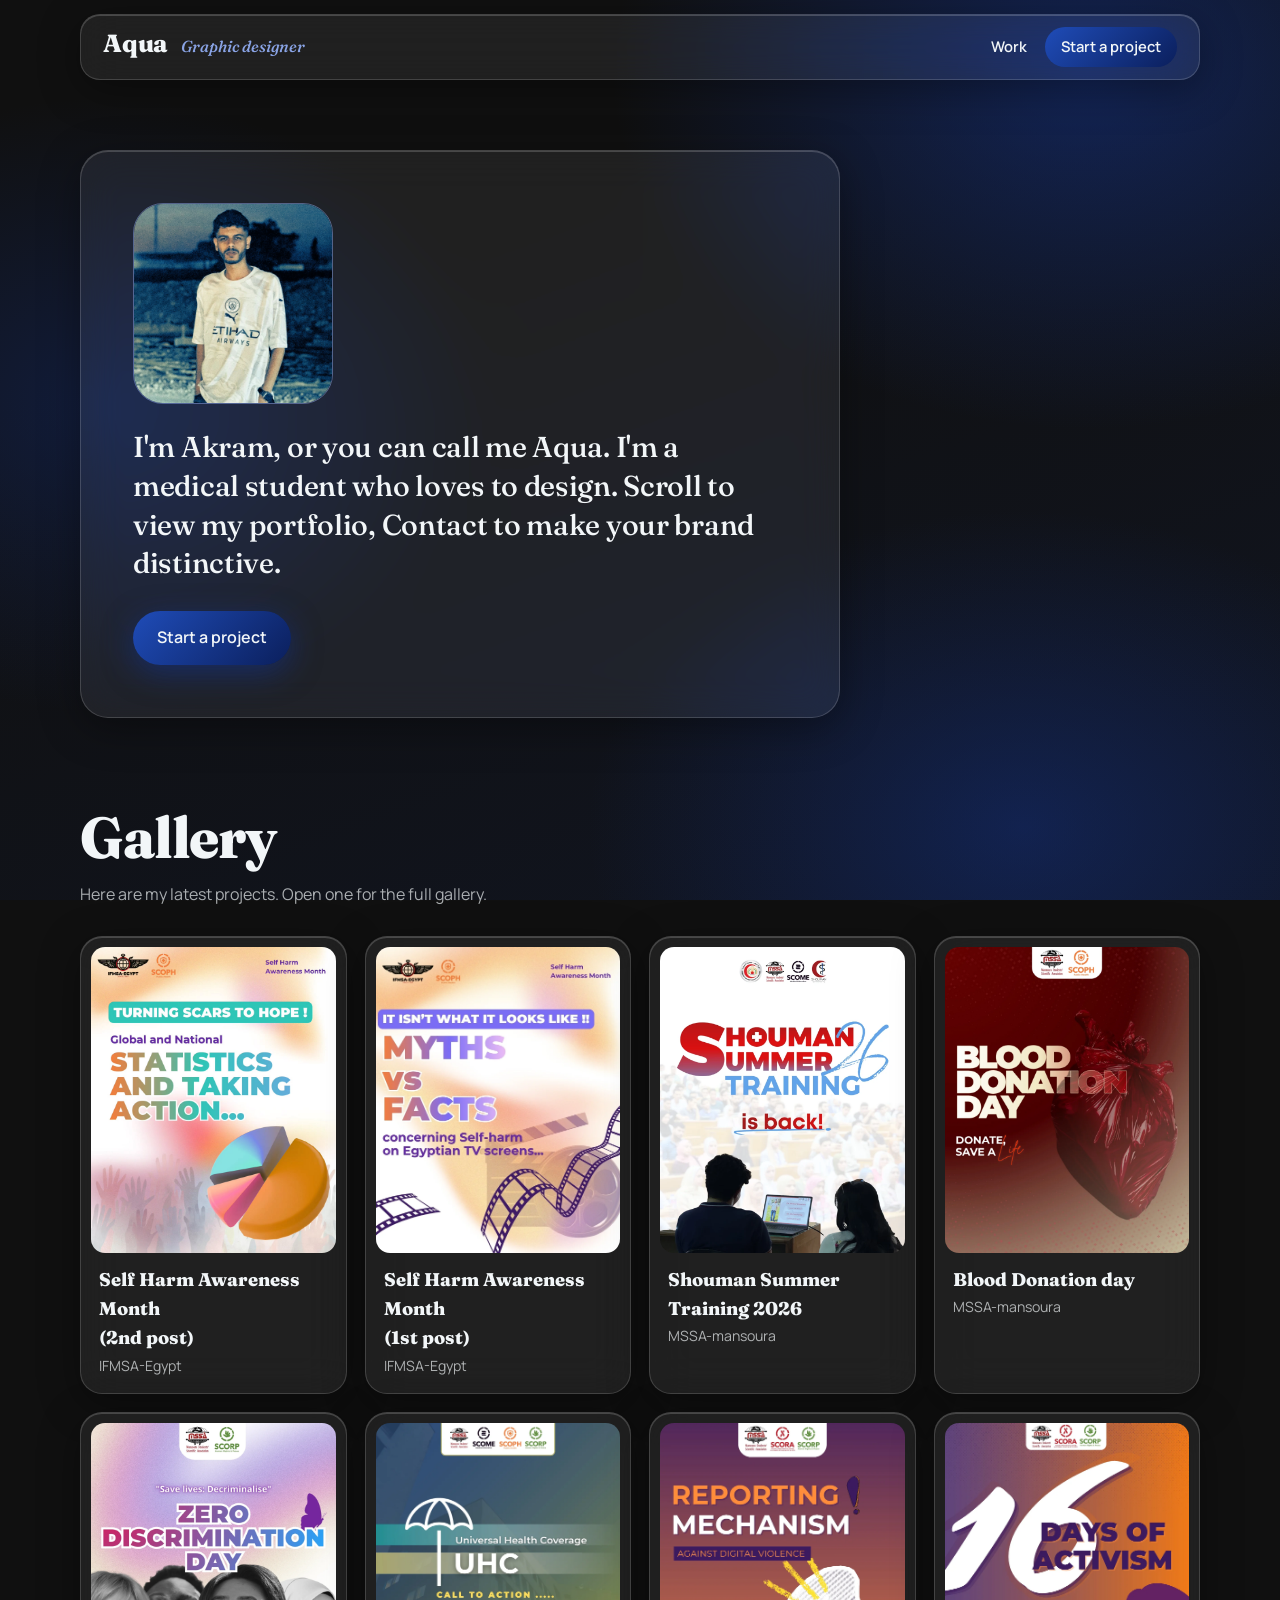
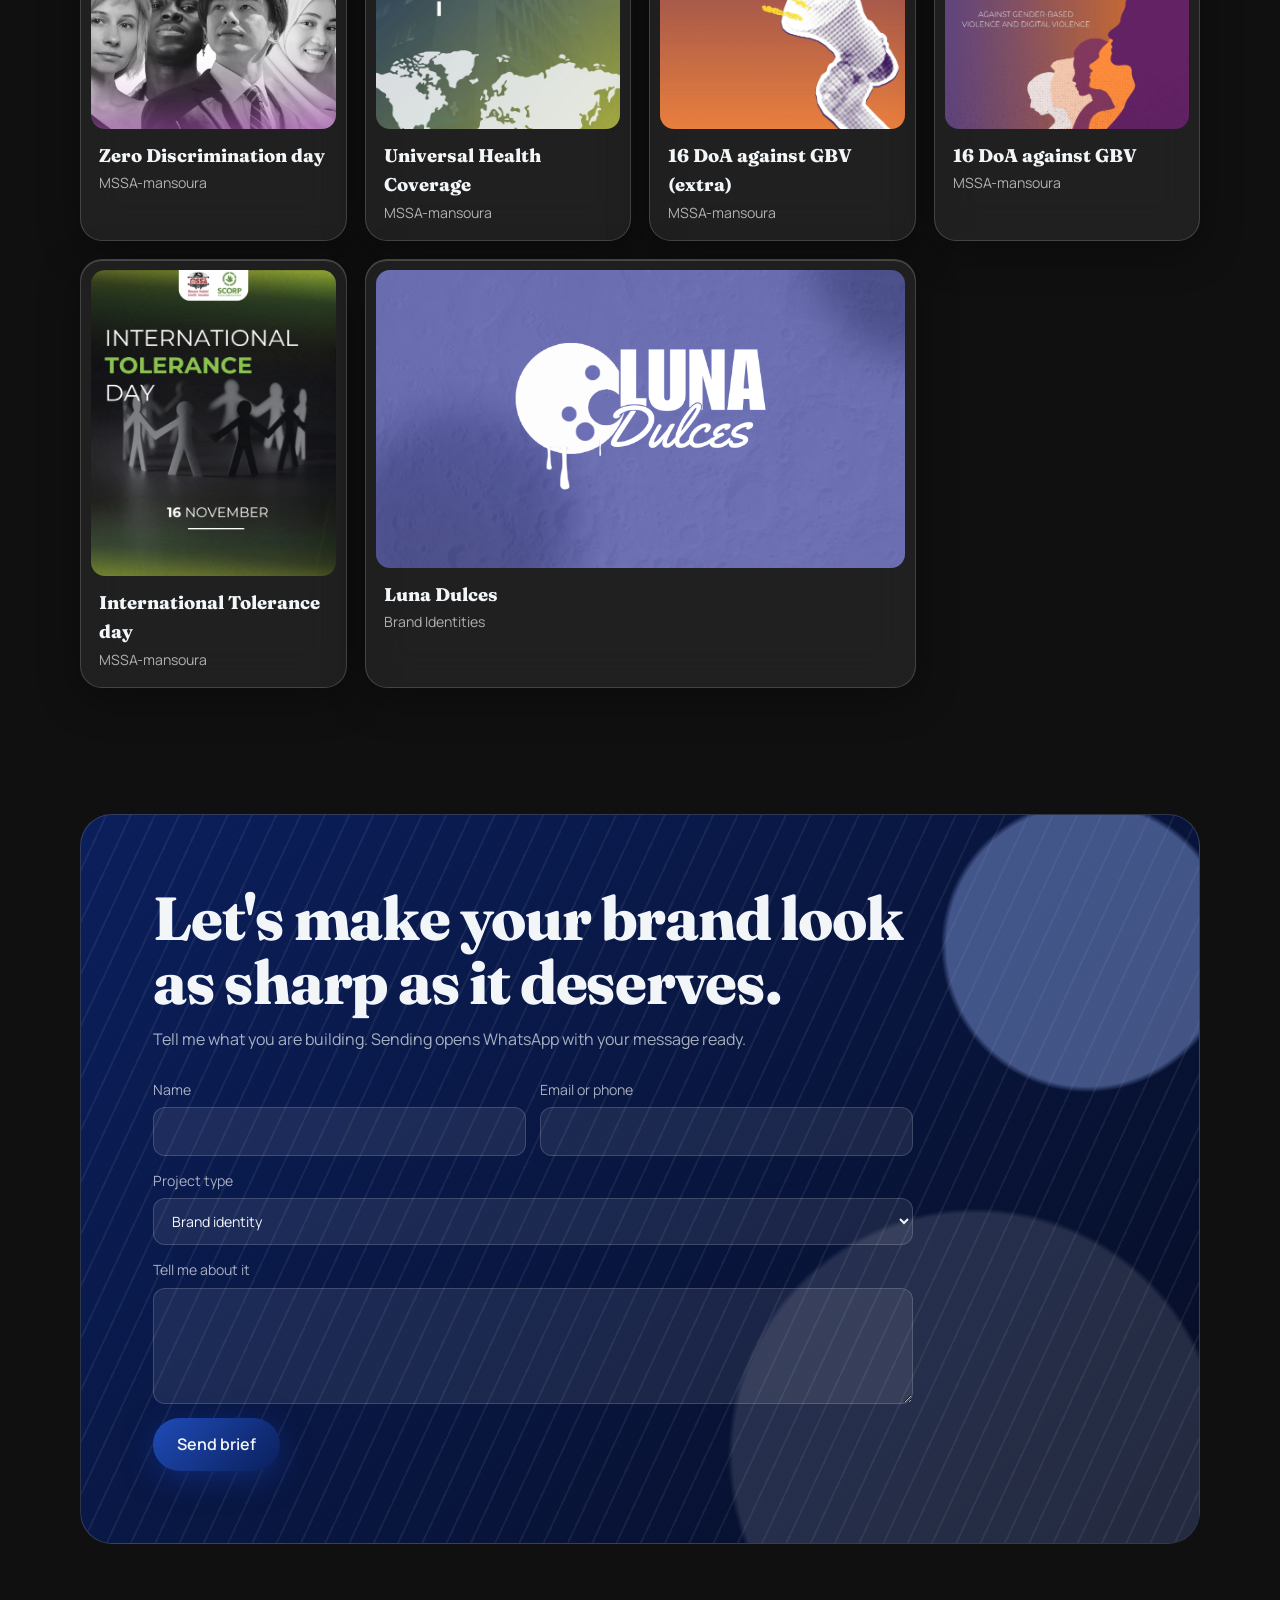
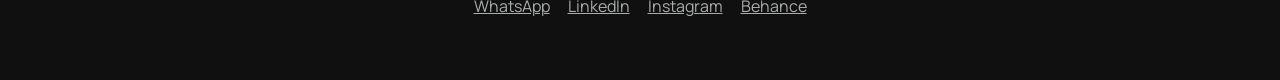
<file: index.html>
<!doctype html>
<html lang="en">

<head>
  <meta charset="utf-8" />
  <meta name="viewport" content="width=device-width, initial-scale=1, viewport-fit=cover" />
  <meta name="theme-color" content="#101010" />
  <title>Aqua — Graphic designer</title>
  <meta name="description"
    content="Aqua, graphic designer. Campaign posts and brand identities. Open a project for the full gallery." />
  <link rel="preconnect" href="https://fonts.googleapis.com" />
  <link
    href="https://fonts.googleapis.com/css2?family=Fraunces:opsz,wght@9..144,500;9..144,800&family=Manrope:wght@400;500;600&display=swap"
    rel="stylesheet" />
  <link rel="stylesheet" href="styles.css" />
</head>

<body>
  <div class="aura" aria-hidden="true"></div>
  <nav class="glass" aria-label="Main">
    <a class="brand" href="index.html">Aqua</a><span class="sub">Graphic designer</span><span class="links"><a
        href="index.html#work">Work</a><a class="pill" href="index.html#contact">Start a project</a></span>
  </nav>
  <main>
    <section class="hero" aria-label="About">
      <div class="bio glass">
        <div class="avatar">
          <img src="images/profile.jpg" alt="Aqua, graphic designer" width="1008" height="1012" />
        </div>
        <h1>
          I'm Akram, or you can call me Aqua. I'm a medical student who loves
          to design. Scroll to view my portfolio, Contact to make your brand
          distinctive.
        </h1>
        <a class="btn" href="#contact">Start a project</a>
      </div>
    </section>
    <section id="work" aria-labelledby="wt">
      <div class="head">
        <h2 id="wt">Gallery</h2>
        <p>Here are my latest projects. Open one for the full gallery.</p>
      </div>
      <div class="grid" id="grid"></div>
    </section>
    <section class="cta" id="contact">
      <div class="cta-art" aria-hidden="true"></div>
      <div class="cta-body">
        <h2>Let's make your brand look as sharp as it deserves.</h2>
        <p>
          Tell me what you are building. Sending opens WhatsApp with your
          message ready.
        </p>
        <form class="brief" id="brief">
          <label>Name<input name="name" required /></label><label>Email or phone<input name="contact" /></label>
          <label class="full">Project type<select name="type">
              <option>Brand identity</option>
              <option>Social media campaign</option>
              <option>Poster / print</option>
              <option>Other</option>
            </select></label>
          <label class="full">Tell me about it<textarea name="message" rows="4" required></textarea></label><button
            class="btn" type="submit">Send brief</button>
        </form>
      </div>
    </section>
  </main>
  <footer class="foot">
    <a data-link="wa" href="#" target="_blank" rel="noopener">WhatsApp</a><a data-link="li" href="#" target="_blank"
      rel="noopener">LinkedIn</a><a data-link="ig" href="#" target="_blank" rel="noopener">Instagram</a><a
      data-link="be" href="#" target="_blank" rel="noopener">Behance</a>
  </footer>
  <script src="script.js"></script>
</body>

</html>
</file>
<file: styles.css>
:root {
  --bg: #101010;
  --blue: #14338a;
  /* navy */
  --blue-text: #8aa4e6;
  --text: #f2f6f8;
  --muted: rgba(242, 246, 248, 0.68);
  --glass: rgba(255, 255, 255, 0.07);
  --glass-strong: rgba(255, 255, 255, 0.12);
  --edge: rgba(255, 255, 255, 0.16);
  --serif: "Fraunces", Georgia, "Times New Roman", serif;
  --sans: "Manrope", system-ui, -apple-system, "Segoe UI", sans-serif;
  color-scheme: dark;
  box-sizing: border-box;
  padding-top: env(safe-area-inset-top, 0px);
  padding-bottom: env(safe-area-inset-bottom, 0px);
}

*,
*::before,
*::after {
  box-sizing: inherit;
}

html {
  scroll-behavior: smooth;
  scroll-padding-top: 96px;
}

body {
  margin: 0;
  background: var(--bg);
  color: var(--text);
  font-family: var(--sans);
  line-height: 1.6;
  overflow-x: hidden;
  min-height: 100vh;
}

/* floating blue light behind the glass */
.aura {
  position: fixed;
  inset: 0;
  z-index: -1;
  pointer-events: none;
  background:
    radial-gradient(60vmax 45vmax at 85% 8%,
      rgba(20, 51, 138, 0.57),
      transparent 62%),
    radial-gradient(50vmax 40vmax at 8% 45%,
      rgba(20, 51, 138, 0.35),
      transparent 60%),
    radial-gradient(55vmax 40vmax at 80% 92%,
      rgba(20, 51, 138, 0.46),
      transparent 62%),
    linear-gradient(160deg, #101010 30%, rgba(20, 51, 138, 0.14) 100%),
    var(--bg);
}

.glass {
  background: var(--glass);
  border: 1px solid var(--edge);
  -webkit-backdrop-filter: blur(20px) saturate(140%);
  backdrop-filter: blur(20px) saturate(140%);
  box-shadow:
    0 10px 40px rgba(0, 0, 0, 0.35),
    inset 0 1px 0 rgba(255, 255, 255, 0.18);
}

a {
  color: inherit;
}

:focus-visible {
  outline: 2px solid var(--blue-text);
  outline-offset: 3px;
}

/* nav */
nav {
  position: fixed;
  top: calc(env(safe-area-inset-top, 0px) + 14px);
  left: 50%;
  transform: translateX(-50%);
  width: min(1120px, calc(100% - 28px));
  z-index: 10;
  border-radius: 20px;
  padding: 12px 22px;
  display: flex;
  align-items: baseline;
  gap: 14px;
  flex-wrap: wrap;
}

.brand {
  font-family: var(--serif);
  font-weight: 800;
  font-size: 1.55rem;
  letter-spacing: -0.01em;
  line-height: 1;
}

.sub {
  font-family: var(--serif);
  font-weight: 500;
  font-style: italic;
  font-size: 1rem;
  color: var(--blue-text);
}

main {
  width: min(1120px, calc(100% - 28px));
  margin: 0 auto;
}

/* hero */
.hero {
  padding: 150px 0 70px;
}

.bio {
  border-radius: 28px;
  padding: clamp(26px, 5vw, 52px);
  max-width: 760px;
}

.bio p {
  margin: 0 0 28px;
  font-family: var(--serif);
  font-weight: 500;
  font-size: clamp(1.25rem, 3.2vw, 2rem);
  line-height: 1.3;
  letter-spacing: -0.01em;
}

.bio p span {
  display: block;
}

.btn {
  display: inline-flex;
  align-items: center;
  gap: 10px;
  padding: 14px 24px;
  border-radius: 999px;
  font-weight: 600;
  text-decoration: none;
  color: #f2f6f8;
  background: linear-gradient(135deg, #1f4cb8, #0b1f5c);
  box-shadow: 0 8px 30px rgba(20, 51, 138, 0.61);
  transition:
    transform 0.2s,
    box-shadow 0.2s;
}

.btn:hover {
  transform: translateY(-2px);
  box-shadow: 0 12px 36px rgba(20, 51, 138, 0.7);
}

.btn svg {
  width: 20px;
  height: 20px;
}

/* gallery */
.head {
  padding: 20px 0 28px;
  max-width: 640px;
}

.head h2 {
  font-family: var(--serif);
  font-weight: 800;
  font-size: clamp(2.2rem, 6vw, 3.6rem);
  line-height: 1.05;
  margin: 0 0 14px;
  letter-spacing: -0.02em;
}

.head p {
  margin: 0;
  color: var(--muted);
}

.head p span {
  display: block;
}

.grid {
  display: grid;
  grid-template-columns: repeat(auto-fill, minmax(250px, 1fr));
  gap: 18px;
  padding-bottom: 70px;
}

.card {
  border-radius: 22px;
  padding: 10px;
  transition:
    transform 0.25s,
    border-color 0.25s;
}

.card:hover {
  transform: translateY(-4px);
  border-color: rgba(90, 130, 230, 0.55);
}

.slider {
  position: relative;
  aspect-ratio: 4/3;
  border-radius: 14px;
  overflow: hidden;
  touch-action: pan-y;
  cursor: grab;
  user-select: none;
  -webkit-user-select: none;
}

.slider:active {
  cursor: grabbing;
}

.track {
  display: flex;
  height: 100%;
  transition: transform 0.6s cubic-bezier(0.65, 0, 0.25, 1);
}

.slide {
  flex: 0 0 100%;
  height: 100%;
  position: relative;
  background-size: cover;
  background-position: center;
}

.slide img {
  width: 100%;
  height: 100%;
  object-fit: cover;
  display: block;
  pointer-events: none;
}

.dots {
  position: absolute;
  left: 0;
  right: 0;
  bottom: 10px;
  display: flex;
  justify-content: center;
  gap: 6px;
}

.dots button {
  width: 7px;
  height: 7px;
  padding: 0;
  border: 0;
  border-radius: 99px;
  background: rgba(255, 255, 255, 0.45);
  cursor: pointer;
  transition:
    width 0.3s,
    background 0.3s;
}

.dots button[aria-current="true"] {
  width: 20px;
  background: #fff;
}

.meta {
  padding: 12px 8px 6px;
}

.meta h3 {
  margin: 0;
  font-family: var(--serif);
  font-weight: 800;
  font-size: 1.15rem;
}

.meta p {
  margin: 2px 0 0;
  font-size: 0.88rem;
  color: var(--muted);
}

/* footer */
footer {
  display: flex;
  justify-content: center;
  padding: 10px 14px 60px;
}

.socials {
  display: flex;
  gap: 14px;
  padding: 12px 16px;
  border-radius: 999px;
}

.socials a {
  width: 52px;
  height: 52px;
  border-radius: 50%;
  display: grid;
  place-items: center;
  background: var(--glass-strong);
  border: 1px solid var(--edge);
  transition:
    transform 0.2s,
    background 0.2s,
    color 0.2s;
}

.socials a:hover {
  transform: translateY(-3px);
  background: #1f4cb8;
  color: #f2f6f8;
}

.socials svg {
  width: 24px;
  height: 24px;
}

@media (prefers-reduced-motion: reduce) {
  .track {
    transition: none;
  }

  html {
    scroll-behavior: auto;
  }
}

@media (max-width: 520px) {
  .hero {
    padding-top: 130px;
  }

  nav {
    padding: 10px 16px;
  }
}

/* ===== pages ===== */
.wrap,
main {
  width: min(1120px, calc(100% - 28px));
  margin: 0 auto;
}

nav a.brand {
  text-decoration: none;
}

nav .links {
  margin-left: auto;
  display: flex;
  gap: 18px;
  align-items: center;
}

nav .links a {
  text-decoration: none;
  font-weight: 600;
  font-size: 0.92rem;
}

nav .links .pill {
  padding: 8px 16px;
  border-radius: 999px;
  background: linear-gradient(135deg, #1f4cb8, #0b1f5c);
}

.avatar {
  width: clamp(150px, 34vw, 200px);
  aspect-ratio: 1008/1012;
  border-radius: 30px;
  overflow: hidden;
  margin: 0 0 24px;
  border: 1px solid rgba(138, 164, 230, 0.5);
}

.avatar img {
  width: 100%;
  height: 100%;
  object-fit: cover;
  display: block;
}

.bio h1 {
  margin: 0 0 28px;
  font: 500 clamp(1.2rem, 3vw, 1.8rem)/1.35 var(--serif);
  letter-spacing: -0.01em;
}

.card a {
  display: block;
  text-decoration: none;
}

.card.wide {
  grid-column: span 2;
}

.thumb {
  aspect-ratio: 4/5;
  border-radius: 14px;
  overflow: hidden;
}

.card.wide .thumb {
  aspect-ratio: 16/9;
}

.thumb img {
  width: 100%;
  height: 100%;
  object-fit: cover;
  display: block;
}

.ph-head {
  padding: 140px 0 24px;
}

.back {
  color: var(--muted);
  text-decoration: none;
  font-size: 0.9rem;
}

.ph-head h1 {
  font: 800 clamp(2.2rem, 6.5vw, 4.2rem)/1.05 var(--serif);
  letter-spacing: -0.02em;
  margin: 14px 0 0;
}

.ph-head small {
  display: block;
  font: 500 italic clamp(1.1rem, 3vw, 1.6rem) var(--serif);
  color: #8aa4e6;
  letter-spacing: 0;
  margin-top: 6px;
}

.meta-list {
  display: flex;
  gap: 36px;
  flex-wrap: wrap;
  margin: 24px 0 0;
}

.meta-list dt {
  font-size: 0.8rem;
  color: var(--muted);
}

.meta-list dd {
  margin: 2px 0 0;
  font-weight: 600;
}

.hero-shot {
  max-width: 520px;
  margin: 12px auto 0;
}

.hero-shot.wide {
  max-width: none;
}

.shot {
  display: block;
  width: 100%;
  padding: 0;
  border: 1px solid var(--edge);
  border-radius: 18px;
  overflow: hidden;
  background: none;
  cursor: zoom-in;
}

.shot img {
  display: block;
  width: 100%;
  height: auto;
}

.block {
  padding: 52px 0 0;
}

.block h2 {
  font: 800 clamp(1.6rem, 4vw, 2.3rem)/1.1 var(--serif);
  margin: 0 0 14px;
}

.block>p {
  max-width: 62ch;
  color: var(--muted);
  margin: 0;
}

.gallery {
  display: grid;
  gap: 16px;
  align-items: start;
  grid-template-columns: repeat(auto-fill, minmax(min(100%, 260px), 1fr));
}

.gallery.wide {
  grid-template-columns: repeat(auto-fill, minmax(min(100%, 420px), 1fr));
}

.steps {
  list-style: none;
  padding: 0;
  margin: 0;
  display: grid;
  gap: 22px;
  grid-template-columns: repeat(auto-fit, minmax(240px, 1fr));
}

.steps h3 {
  font: 800 1.1rem var(--serif);
  margin: 12px 0 4px;
}

.steps p {
  margin: 0;
  color: var(--muted);
  font-size: 0.92rem;
}

.tiles {
  display: grid;
  gap: 16px;
  grid-template-columns: repeat(auto-fit, minmax(240px, 1fr));
}

.tile {
  border-radius: 18px;
  border: 1px solid var(--edge);
  overflow: hidden;
}

.tile img {
  display: block;
  width: 100%;
  height: auto;
}

.next {
  display: block;
  margin-top: 56px;
  padding: 28px;
  border-radius: 22px;
  text-decoration: none;
}

.next span {
  color: var(--muted);
  font-size: 0.88rem;
}

.next b {
  display: block;
  font: 800 clamp(1.4rem, 4vw, 2.2rem) var(--serif);
}

.cta {
  position: relative;
  overflow: hidden;
  border-radius: 32px;
  margin: 56px 0 40px;
  padding: clamp(28px, 6vw, 72px);
  border: 1px solid var(--edge);
  background: linear-gradient(135deg, #0b1f5c, #060d24);
}

.cta-art {
  position: absolute;
  inset: 0;
  pointer-events: none;
  background:
    radial-gradient(circle at 90% 18%,
      rgba(138, 164, 230, 0.45) 0 12%,
      transparent 12.5%),
    radial-gradient(circle at 80% 88%,
      rgba(255, 255, 255, 0.12) 0 22%,
      transparent 22.5%),
    repeating-linear-gradient(115deg,
      rgba(255, 255, 255, 0.06) 0 2px,
      transparent 2px 22px);
}

.cta-body {
  position: relative;
  max-width: 760px;
}

.cta h2 {
  font: 800 clamp(2rem, 6vw, 3.8rem)/1.05 var(--serif);
  letter-spacing: -0.02em;
  margin: 0 0 12px;
}

.cta p {
  color: var(--muted);
  margin: 0;
}

.brief {
  display: grid;
  grid-template-columns: 1fr 1fr;
  gap: 14px;
  margin-top: 26px;
}

.brief label {
  display: grid;
  gap: 6px;
  font-size: 0.88rem;
  color: var(--muted);
}

.brief .full {
  grid-column: 1/-1;
}

input,
select,
textarea {
  font: inherit;
  color: var(--text);
  background: rgba(255, 255, 255, 0.08);
  border: 1px solid var(--edge);
  border-radius: 12px;
  padding: 12px 14px;
}

select option {
  color: #111;
}

.brief .btn {
  border: 0;
  cursor: pointer;
  justify-self: start;
  font: inherit;
  font-weight: 600;
}

.foot {
  display: flex;
  gap: 18px;
  flex-wrap: wrap;
  justify-content: center;
  padding: 10px 14px 60px;
}

.foot a {
  color: var(--muted);
}

dialog#lb {
  border: 0;
  padding: 0;
  width: 100vw;
  height: 100vh;
  max-width: none;
  max-height: none;
  background: rgba(6, 13, 36, 0.95);
}

dialog#lb[open] {
  display: grid;
  place-items: center;
}

dialog#lb img {
  max-width: 92vw;
  max-height: 88vh;
  object-fit: contain;
  border-radius: 12px;
}

dialog#lb button {
  position: absolute;
  top: 50%;
  transform: translateY(-50%);
  width: 48px;
  height: 48px;
  border-radius: 50%;
  border: 1px solid var(--edge);
  background: var(--glass-strong);
  color: #fff;
  font-size: 1.8rem;
  line-height: 1;
  cursor: pointer;
}

#lb-prev {
  left: 14px;
}

#lb-next {
  right: 14px;
}

@media (max-width: 600px) {
  .brief {
    grid-template-columns: 1fr;
  }

  .card.wide {
    grid-column: auto;
  }

  nav .links a:not(.pill) {
    display: none;
  }
}
</file>
